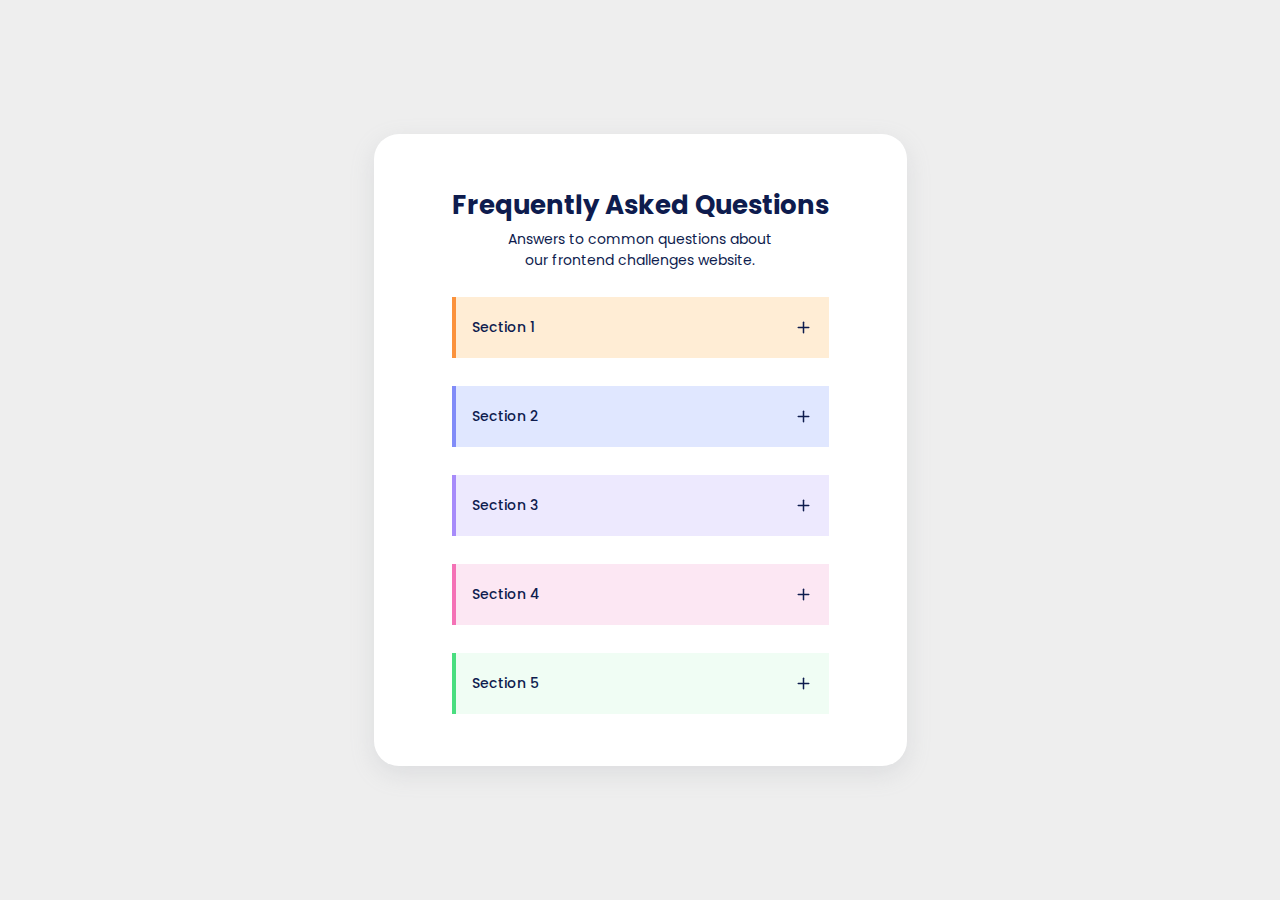
<file: accordion-component(done)/index.html>
<!DOCTYPE html>
<html lang="en">
  <head>
    <meta charset="UTF-8" />
    <meta http-equiv="X-UA-Compatible" content="IE=edge" />
    <meta name="viewport" content="width=device-width, initial-scale=1.0" />
    <title>Accordion Component - FrontendPro Challenge</title>
    <link rel="stylesheet" href="style.css" />
    <script src="./script.js" defer></script>
  </head>

  <body>
    <section class="accordion">
      <div class="accordion-text">
        <h2>Frequently Asked Questions</h2>
        <p>
          Answers to common questions about our frontend challenges website.
        </p>
      </div>
      <div class="accordion-items">
        <div class="accordion-item">
          <div class="accordion-header accordion-item--orange">
            <h4>Section 1</h4>
            <img src="./icons/add.svg" alt="add" />
          </div>
          <div class="accordion-content">
            <p>Content for section 1 goes here.</p>
          </div>
        </div>
        <div class="accordion-item">
          <div class="accordion-header accordion-item--blue">
            <h4>Section 2</h4>
            <img class="accordion-icon" src="./icons/add.svg" alt="add" />
          </div>
          <div class="accordion-content">
            <p>Content for section 2 goes here.</p>
          </div>
        </div>
        <div class="accordion-item">
          <div class="accordion-header accordion-item--purple">
            <h4>Section 3</h4>
            <img src="./icons/add.svg" alt="add" />
          </div>
          <div class="accordion-content">
            <p>Content for section 3 goes here.</p>
          </div>
        </div>
        <div accordion-item--purple class="accordion-item">
          <div class="accordion-header accordion-item--pink">
            <h4>Section 4</h4>
            <img src="./icons/add.svg" alt="add" />
          </div>
          <div class="accordion-content">
            <p>Content for section 3 goes here.</p>
          </div>
        </div>
        <div class="accordion-item">
          <div class="accordion-header accordion-item--green">
            <h4>Section 5</h4>
            <img src="./icons/add.svg" alt="add" />
          </div>
          <div class="accordion-content">
            <p>Content for section 3 goes here.</p>
          </div>
        </div>
      </div>
    </section>
  </body>
</html>
</file>
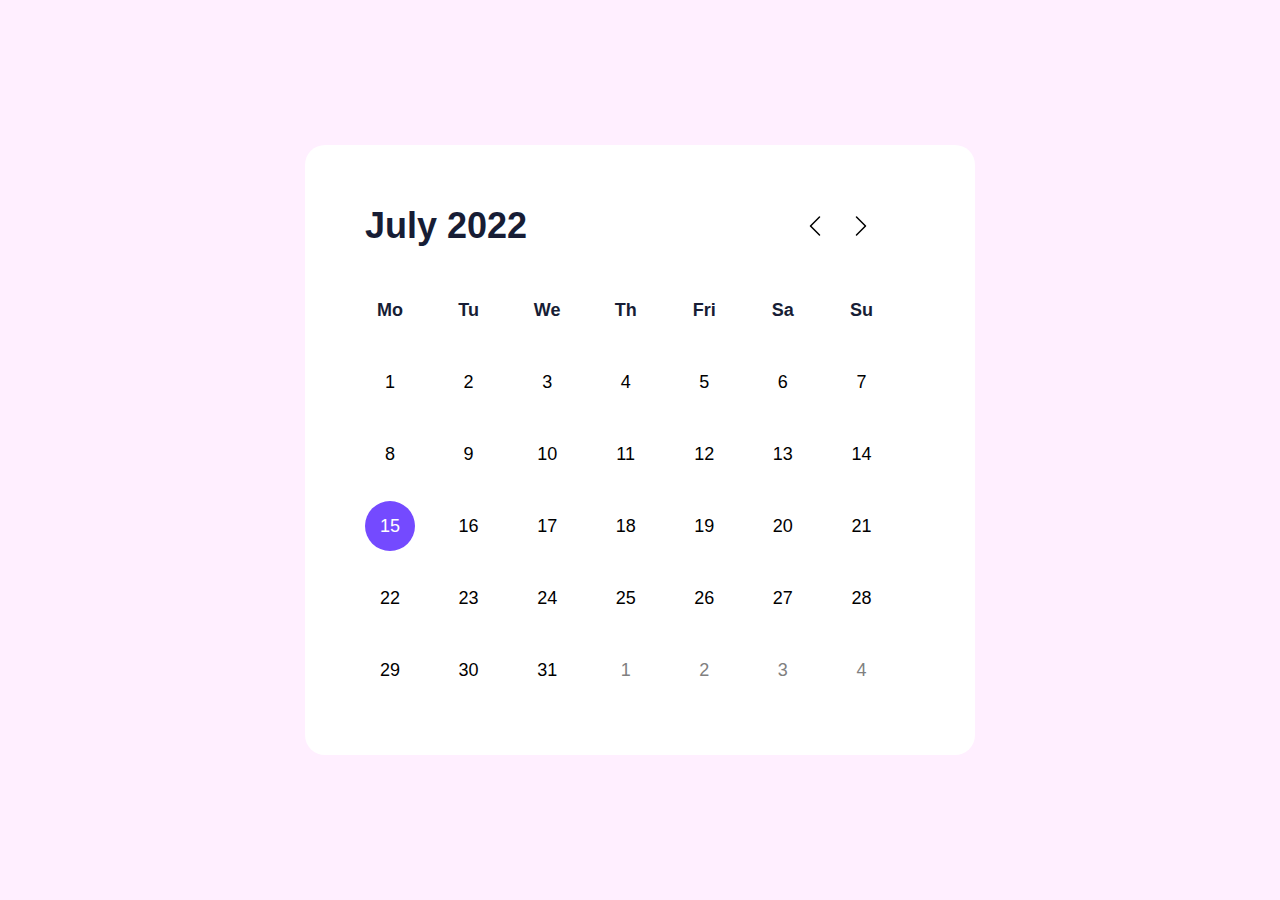
<file: calendar-viewer-component(done)/index.html>
<!DOCTYPE html>
<html lang="en">
  <head>
    <meta charset="UTF-8" />
    <meta http-equiv="X-UA-Compatible" content="IE=edge" />
    <meta name="viewport" content="width=device-width, initial-scale=1.0" />
    <title>Document</title>
    <link rel="stylesheet" href="style.css" />
  </head>

  <body>
    <img class="circle-one" src="./assets/circle-one.svg" alt="" />
    <img class="circle-two" src="./assets/circle-two.svg" alt="" />
    <img class="triangle-five" src="./assets/triangle-five.svg" alt="" />
    <img class="triangle-four" src="./assets/triangle-four.svg" alt="" />
    <img class="triangle-one" src="./assets/triangle-one.svg" alt="" />
    <img class="triangle-three" src="./assets/triangle-three.svg" alt="" />
    <img class="triangle-two" src="./assets/triangle-two.svg" alt="" />
    <div class="calendar">
      <div class="calendar-top">
        <h2 class="current-date-label">July 2022</h2>
        <div class="calendar-nav">
          <svg
            xmlns="http://www.w3.org/2000/svg"
            width="16"
            height="16"
            fill="currentColor"
            class="bi bi-chevron-left"
            viewBox="0 0 16 16"
          >
            <path
              fill-rule="evenodd"
              d="M11.354 1.646a.5.5 0 0 1 0 .708L5.707 8l5.647 5.646a.5.5 0 0 1-.708.708l-6-6a.5.5 0 0 1 0-.708l6-6a.5.5 0 0 1 .708 0"
            />
          </svg>
          <svg
            xmlns="http://www.w3.org/2000/svg"
            width="16"
            height="16"
            fill="currentColor"
            class="bi bi-chevron-right"
            viewBox="0 0 16 16"
          >
            <path
              fill-rule="evenodd"
              d="M4.646 1.646a.5.5 0 0 1 .708 0l6 6a.5.5 0 0 1 0 .708l-6 6a.5.5 0 0 1-.708-.708L10.293 8 4.646 2.354a.5.5 0 0 1 0-.708"
            />
          </svg>
        </div>
      </div>
      <div class="calendar-content">
        <strong>Mo</strong>
        <strong>Tu</strong>
        <strong>We</strong>
        <strong>Th</strong>
        <strong>Fri</strong>
        <strong>Sa</strong>
        <strong>Su</strong>

        <span>1</span>
        <span>2</span>
        <span>3</span>
        <span>4</span>
        <span>5</span>
        <span>6</span>
        <span>7</span>
        <span>8</span>
        <span>9</span>
        <span>10</span>
        <span>11</span>
        <span>12</span>
        <span>13</span>
        <span>14</span>
        <span class="active">15</span>
        <span>16</span>
        <span>17</span>
        <span>18</span>
        <span>19</span>
        <span>20</span>
        <span>21</span>
        <span>22</span>
        <span>23</span>
        <span>24</span>
        <span>25</span>
        <span>26</span>
        <span>27</span>
        <span>28</span>
        <span>29</span>
        <span>30</span>
        <span>31</span>
        <span class="gray">1</span>
        <span class="gray">2</span>
        <span class="gray">3</span>
        <span class="gray">4</span>
      </div>
    </div>
  </body>
</html>
</file>
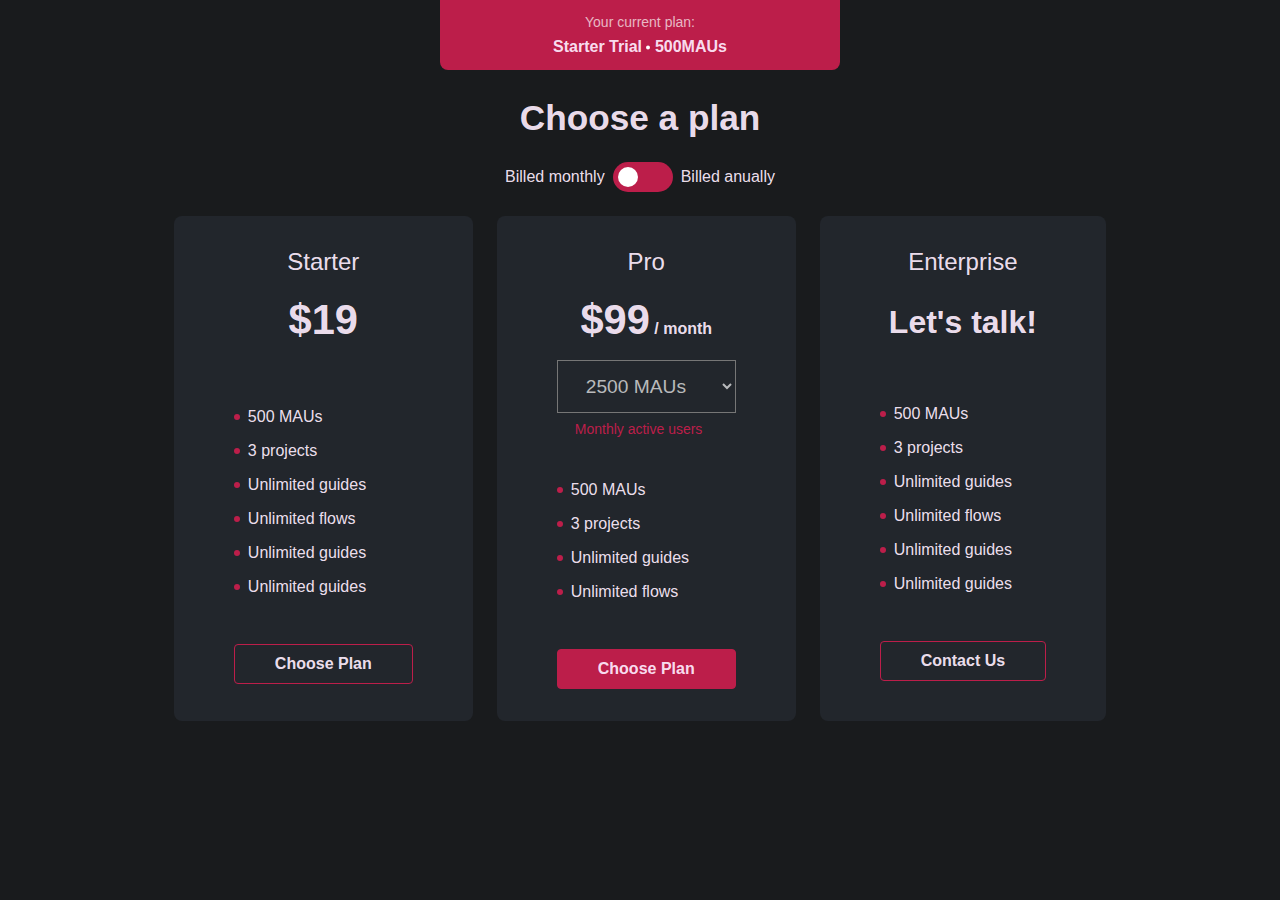
<file: pricing-card-page(done)/index.html>
<!DOCTYPE html>
<html lang="en">
  <head>
    <meta charset="UTF-8" />
    <meta http-equiv="X-UA-Compatible" content="IE=edge" />
    <meta name="viewport" content="width=device-width, initial-scale=1.0" />
    <link rel="stylesheet" href="style.css" />
    <script src="script.js" defer></script>
    <title>Pricing Card Page</title>
  </head>

  <body>
    <section class="pricing">
      <div class="container">

        <div class="pricing-banner bg-primary">
          <p>Your current plan:</p>
          <h4>Starter Trial <span class="trial-val"> 500MAUs</span></h4>
        </div>

        <div class="pricing-heading">
          <h4>Choose a plan</h3>
          <div class="pricing-options">
            <p>Billed monthly</p>
            <label for="planOption" class="plan-toggle">
              <input
                type="checkbox"
                class="toggle-input"
                name="planOption"
                id="planOption"
              />
              <div class="toggle">
                <div class="toggle-spinner"></div>
              </div>
            </label>
            <p>Billed anually</p>
          </div>
        </div>

        <div class="pricing-cards">
            <div class="card">
                <h4 class="plan-type">Starter</h4>
                <h2 class="price">$19</h2>
                <ul class="features">
                    <li>500 MAUs</li>
                    <li>3 projects</li>
                    <li>Unlimited guides</li>
                    <li>Unlimited flows</li>
                    <li>Unlimited guides</li>
                    <li>Unlimited guides</li>
                </ul>
                <a href="#" class="btn">Choose plan</a>
            </div>
            <div class="card">
                <h4 class="plan-type">Pro</h4>
                <h2 class="price price-primary">$99<span> / month</span></h2>
                <select name="price-options" id="priceOptions">
                    <option value="2500">2500 MAUs</option>
                    <option value="2200">2200 MAUs</option>
                    <option value="2000">2000 MAUs</option>
                </select>
                <p class="text-primary">Monthly active users</p>

                <ul class="features">
                    <li>500 MAUs</li>
                    <li>3 projects</li>
                    <li>Unlimited guides</li>
                    <li>Unlimited flows</li>
                </ul>
                <a href="#" class="btn btn-primary">Choose plan</a>
            </div>
            <div class="card">
                <h4 class="plan-type">Enterprise</h4>
                <h2 class="title">Let's talk!</h2>
                <ul class="features">
                    <li>500 MAUs</li>
                    <li>3 projects</li>
                    <li>Unlimited guides</li>
                    <li>Unlimited flows</li>
                    <li>Unlimited guides</li>
                    <li>Unlimited guides</li>
                </ul>
                <a href="#" class="btn">Contact Us</a>
            </div>
        </div>
      </div>
    </section>
  </body>
</html>
</file>
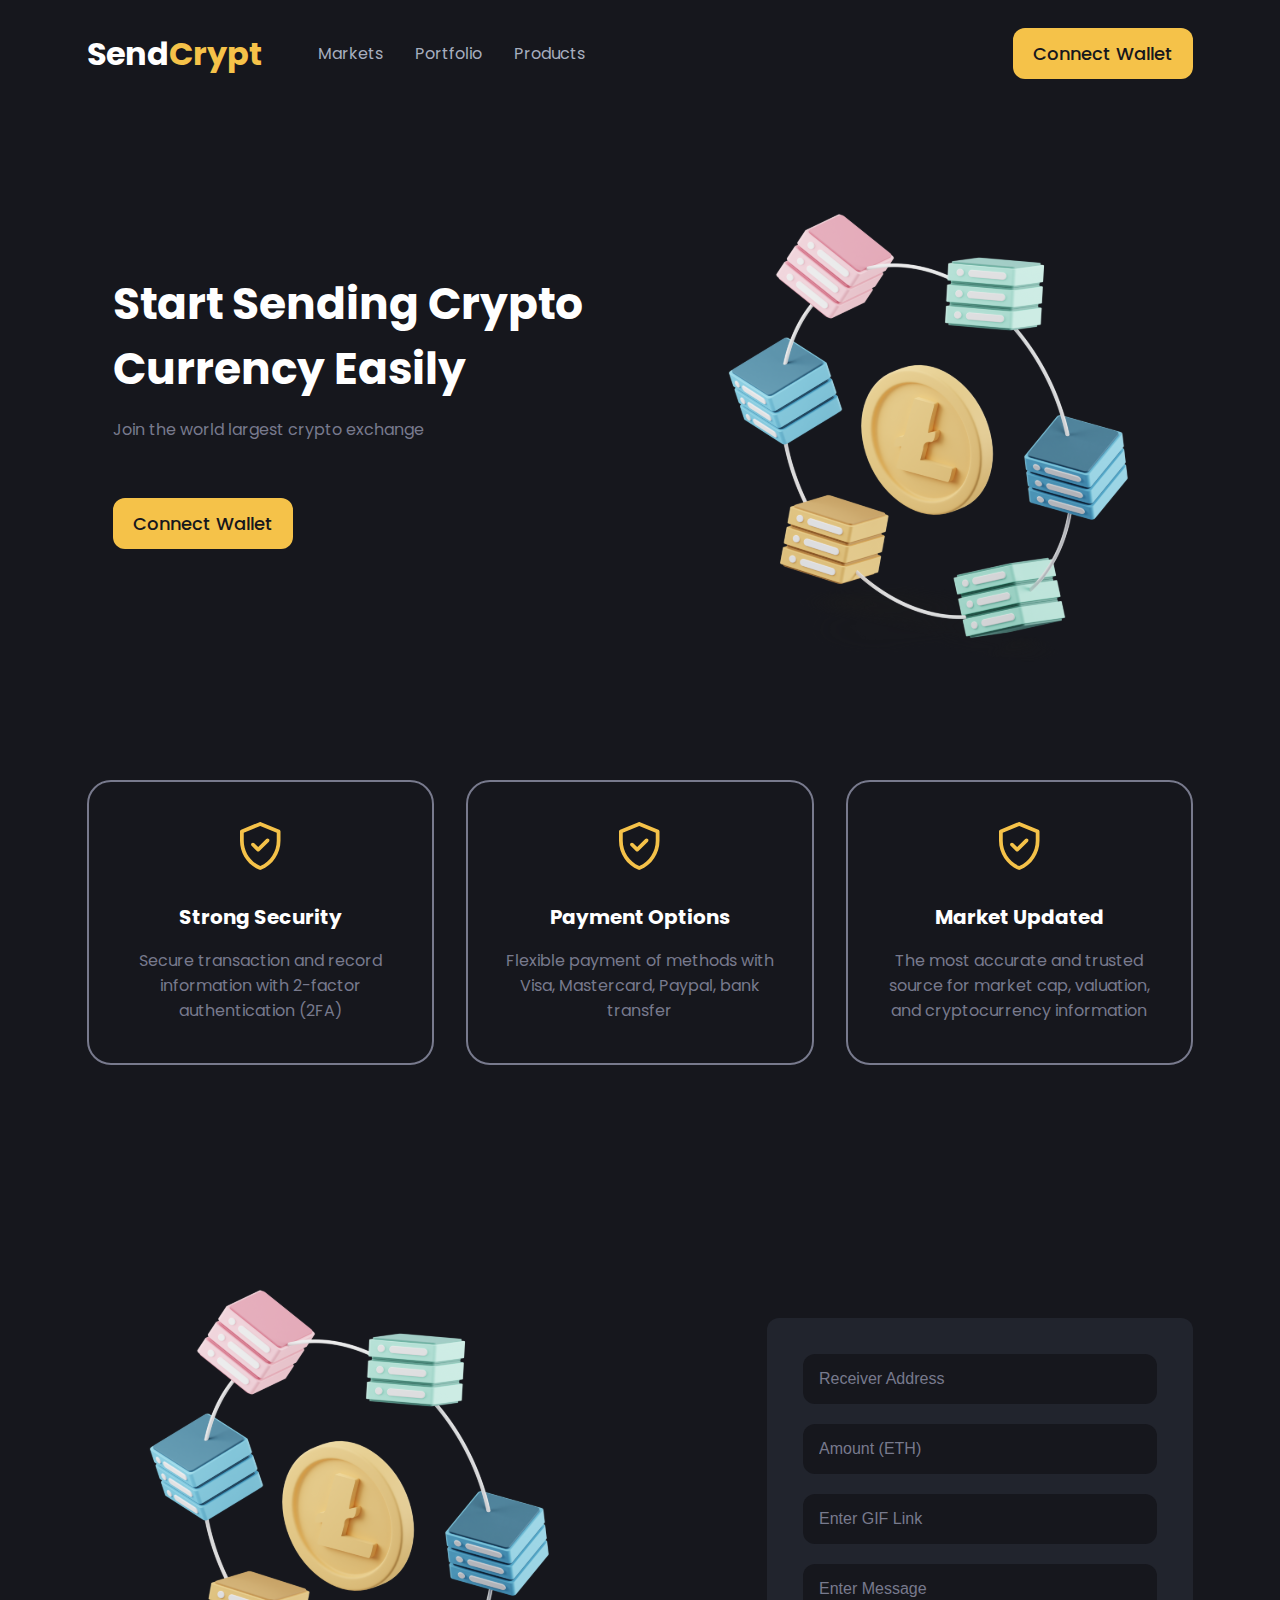
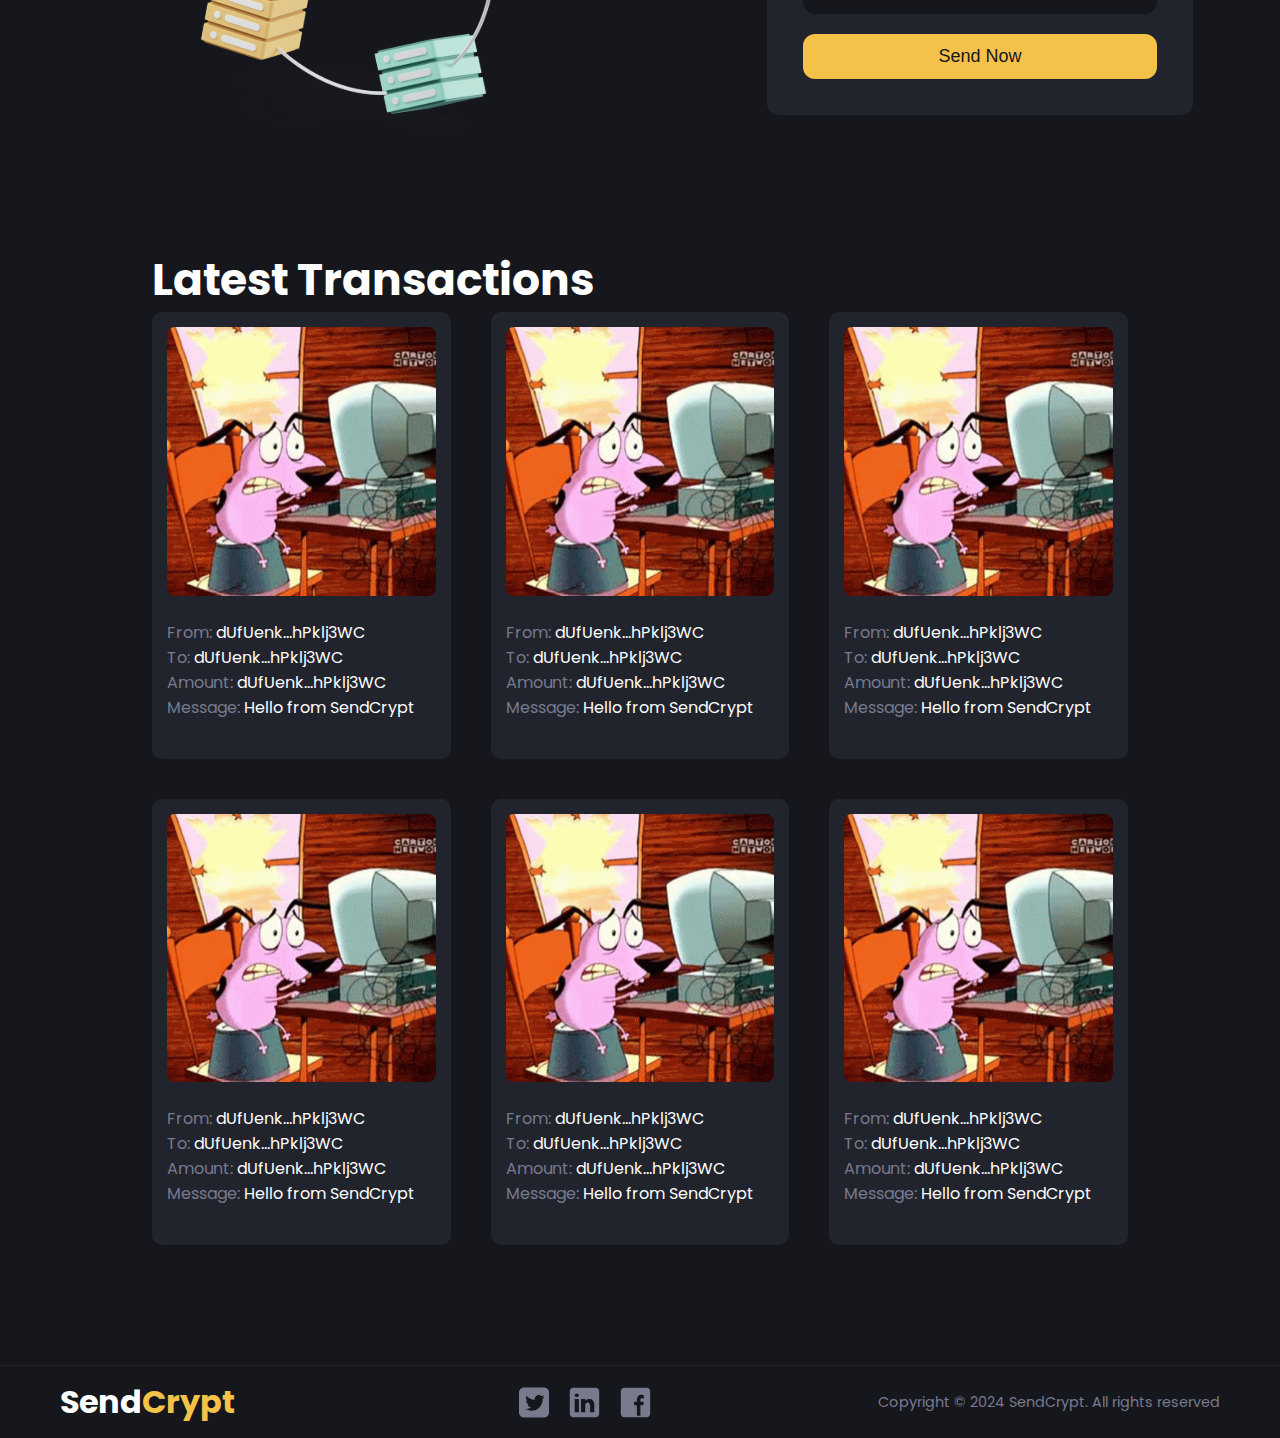
<file: sendcrypt-web3-app(done)/index.html>
<!DOCTYPE html>
<html lang="en">
  <head>
    <meta charset="UTF-8" />
    <meta name="viewport" content="width=device-width, initial-scale=1.0" />
    <link rel="stylesheet" href="style.css" />
    <title>SendCrypt Web3</title>
  </head>
  <body>
    <header class="header">
      <div class="container">
        <h2 class="logo text-lg">
          Send<span class="text-primary">Crypt</span>
        </h2>
        <nav class="nav">
          <ul>
            <li><a class="text-base" href="#">Markets</a></li>
            <li><a class="text-base" href="#">Portfolio</a></li>
            <li><a class="text-base" href="#">Products</a></li>
          </ul>
        </nav>
        <a href="#" class="btn btn-primary">Connect Wallet</a>
      </div>
    </header>
    <section class="hero">
      <div class="container">
        <div class="hero-img">
          <img src="./img/hero-img.svg" alt="hero" />
        </div>
        <div class="hero-content">
          <h2 class="text-xl">Start Sending Crypto Currency Easily</h2>
          <p class="text-base">Join the world largest crypto exchange</p>
          <a href="#" class="btn btn-primary">Connect Wallet</a>
        </div>
      </div>
    </section>
    <section class="features">
      <div class="container">
        <div class="feature">
          <img src="./img/security.svg" alt="s" class="feature-icon" />
          <h4 class="feature-name text-md">Strong Security</h4>
          <p class="feature-des text-base">
            Secure transaction and record information with 2-factor
            authentication (2FA)
          </p>
        </div>
        <div class="feature">
          <img src="./img/paymen.svg" alt="s" class="feature-icon" />
          <h4 class="feature-name text-md">Payment Options</h4>
          <p class="feature-des text-base">
            Flexible payment of methods with Visa, Mastercard, Paypal, bank
            transfer
          </p>
        </div>
        <div class="feature">
          <img src="./img/info.svg" alt="s" class="feature-icon" />
          <h4 class="feature-name text-md">Market Updated</h4>
          <p class="feature-des text-base">
            The most accurate and trusted source for market cap, valuation, and
            cryptocurrency information
          </p>
        </div>
      </div>
    </section>
    <section class="contact">
      <div class="container">
        <img class="contact-img" src="./img/hero-img.svg" alt="hero" />
        <div class="contact-form">
          <form>
            <input type="text" placeholder="Receiver Address" />
            <input type="text" placeholder="Amount (ETH)" />
            <input type="text" placeholder="Enter GIF Link" />
            <input type="text" placeholder="Enter Message" />
            <button type="submit" class="btn btn-primary text-sm">
              Send Now
            </button>
          </form>
        </div>
      </div>
    </section>
    <section class="transactions">
      <div class="container-sm">
        <h2 class="text-xl">Latest Transactions</h2>
        <div class="transaction-list">
          <div class="transaction-item">
            <img src="./img/transaction.svg" alt="tr" class="transaction-img" />
            <div class="transaction-content">
              <p><span>From: </span> dUfUenk...hPklj3WC</p>
              <p><span>To: </span> dUfUenk...hPklj3WC</p>
              <p><span>Amount: </span> dUfUenk...hPklj3WC</p>
              <p><span>Message: </span>Hello from SendCrypt</p>
            </div>
            <p class="transaction-date"></p>
          </div>
          <div class="transaction-item">
            <img src="./img/transaction.svg" alt="tr" class="transaction-img" />
            <div class="transaction-content">
              <p><span>From: </span> dUfUenk...hPklj3WC</p>
              <p><span>To: </span> dUfUenk...hPklj3WC</p>
              <p><span>Amount: </span> dUfUenk...hPklj3WC</p>
              <p><span>Message: </span>Hello from SendCrypt</p>
            </div>
            <p class="transaction-date"></p>
          </div>
          <div class="transaction-item">
            <img src="./img/transaction.svg" alt="tr" class="transaction-img" />
            <div class="transaction-content">
              <p><span>From: </span> dUfUenk...hPklj3WC</p>
              <p><span>To: </span> dUfUenk...hPklj3WC</p>
              <p><span>Amount: </span> dUfUenk...hPklj3WC</p>
              <p><span>Message: </span>Hello from SendCrypt</p>
            </div>
            <p class="transaction-date"></p>
          </div>
          <div class="transaction-item">
            <img src="./img/transaction.svg" alt="tr" class="transaction-img" />
            <div class="transaction-content">
              <p><span>From: </span> dUfUenk...hPklj3WC</p>
              <p><span>To: </span> dUfUenk...hPklj3WC</p>
              <p><span>Amount: </span> dUfUenk...hPklj3WC</p>
              <p><span>Message: </span>Hello from SendCrypt</p>
            </div>
            <p class="transaction-date"></p>
          </div>
          <div class="transaction-item">
            <img src="./img/transaction.svg" alt="tr" class="transaction-img" />
            <div class="transaction-content">
              <p><span>From: </span> dUfUenk...hPklj3WC</p>
              <p><span>To: </span> dUfUenk...hPklj3WC</p>
              <p><span>Amount: </span> dUfUenk...hPklj3WC</p>
              <p><span>Message: </span>Hello from SendCrypt</p>
            </div>
            <p class="transaction-date"></p>
          </div>
          <div class="transaction-item">
            <img src="./img/transaction.svg" alt="tr" class="transaction-img" />
            <div class="transaction-content">
              <p><span>From: </span> dUfUenk...hPklj3WC</p>
              <p><span>To: </span> dUfUenk...hPklj3WC</p>
              <p><span>Amount: </span> dUfUenk...hPklj3WC</p>
              <p><span>Message: </span>Hello from SendCrypt</p>
            </div>
            <p class="transaction-date"></p>
          </div>
        </div>
      </div>
    </section>
    <footer>
      <h2 class="logo text-lg">Send<span class="text-primary">Crypt</span></h2>
      <div class="socials">
        <img src="./img/social.svg" alt="social" />
        <img src="./img/social2.svg" alt="social" />
        <img src="./img/social3.svg" alt="social" />
      </div>
      <p class="text-xs text-neutral">
        Copyright © 2024 SendCrypt. All rights reserved
      </p>
    </footer>
  </body>
</html>
</file>
<file: accordion-component(done)/style.css>
@import url("https://fonts.googleapis.com/css2?family=Poppins:ital,wght@0,300;0,400;0,500;0,600;0,700;1,400;1,500&display=swap");

* {
  padding: 0;
  margin: 0;
  box-sizing: border-box;
  font-family: "Poppins", sans-serif;
}

/* write your CSS here */
:root {
  --primary: #0e1c4e;
  --text-heading: 26px;
  --text-sm: 14px;
}
body {
  display: grid;
  place-items: center;
  height: 100vh;
  background-color: #eee;
}
.accordion {
  background-color: #fff;
  border-radius: 25px;
  box-shadow: rgba(149, 157, 165, 0.2) 0px 8px 24px;
  padding: 52px 78px;
}
.accordion-text {
  text-align: center;
  margin-bottom: 26px;
}
.accordion-text h2 {
  font-size: var(--text-heading);
  font-weight: bold;
  color: var(--primary);
}
.accordion-text p {
  font-size: var(--text-sm);
  color: var(--primary);
  margin-top: 4px;
  max-width: 266px;
  margin-inline: auto;
}
.accordion-items {
  display: flex;
  flex-direction: column;
  gap: 28px;
}
.accordion-item {
  font-size: var(--text-sm);
  color: var(--primary);
}
.accordion-header {
  display: flex;
  align-items: center;
  justify-content: space-between;
  padding: 20px 16px;
  cursor: pointer;
  border-left: 4px solid;
}
.accordion-header h4 {
  font-weight: 500;
}
/* ban dau */
.accordion-content {
  padding-left: 16px;
  background-color: #fff;
  display: grid;
  grid-template-rows: 0fr;
  transition: grid-template-rows 500ms;
}
.accordion-content p {
  overflow: hidden;
}
/* when active */
.accordion-content.active {
  grid-template-rows: 1fr;
}
.accordion-item--orange {
  background-color: #ffedd5;
  border-left-color: #fb923c;
}
.accordion-item--blue {
  background-color: #e0e7ff;
  border-left-color: #818cf8;
}
.accordion-item--purple {
  background-color: #ede9fe;
  border-left-color: #a78bfa;
}
.accordion-item--pink {
  background-color: #fce7f3;
  border-left-color: #f472b6;
}
.accordion-item--green {
  background-color: #f0fdf4;
  border-left-color: #4ade80;
}
</file>
<file: calendar-viewer-component(done)/style.css>
* {
  padding: 0;
  margin: 0;
  box-sizing: border-box;
}

@import url("https://fonts.googleapis.com/css2?family=Montserrat:ital,wght@0,100;0,200;0,300;0,400;0,500;0,600;0,700;1,200&display=swap");
/* write your CSS here */
body {
  background-color: #fefe;
  position: relative;
  display: grid;
  place-items: center;
  min-height: 100vh;
}
* {
  font-family: "Montserrat", sans-serif;
}
:root {
  --primary: #171d35;
}
img {
  display: none;
}
.calendar {
  display: flex;
  gap: 38px;
  flex-direction: column;
  max-width: 670px;
  background-color: #fff;
  padding: 60px;
  border-radius: 20px;
}
.calendar-content {
  width: 550px;
  display: grid;
  grid-template-columns: repeat(7, 1fr);
  grid-template-rows: repeat(6, 1fr);
  row-gap: 22px;
}
.calendar-content strong {
  font-size: 18px;
  color: var(--primary);
  width: 50px;
  height: 50px;
  display: grid;
  place-items: center;
}
.calendar-content span {
  width: 50px;
  height: 50px;
  display: grid;
  place-items: center;
  border-radius: 50%;
  cursor: pointer;
  transition: background-color 0.5s;
  font-size: 18px;
}
.calendar-content span:hover {
  background-color: #ccc;
}

.current-date-label {
  font-size: 36px;
  color: var(--primary);
}
.calendar-top {
  padding-right: 42px;
  display: flex;
  align-items: center;
  justify-content: space-between;
}
.gray {
  color: gray;
}
.active {
  background-color: #744aff;
  color: #fff;
}
.calendar-nav {
  display: flex;
  gap: 22px;
}
.calendar-nav svg {
  font-weight: bold;
  width: 24px;
  height: 24px;
  cursor: pointer;
}
</file>
<file: pricing-card-page(done)/style.css>
* {
  padding: 0;
  margin: 0;
  box-sizing: border-box;
}

/* write your CSS here */
a {
  color: inherit;
  text-decoration: none;
}
ul {
  list-style: none;
}
@import url('https://fonts.googleapis.com/css2?family=Poppins:ital,wght@0,300;0,400;0,500;0,600;0,700;1,400;1,500&display=swap');

:root {
  --black: #191b1d;
  --dark-gray: #22262c;
  --primary: #bc1e4a;
  --text-color: #fefe;
  --dark-text: #fefefeb0;
}
body {
  font-family: 'Poppins', sans-serif;
  background-color: var(--black);
  color: var(--text-color);
  height: 100vh;
}
/* common classes */
.bg-primary {
  background-color: var(--primary);
}
.text-primary {
  color: var(--primary);
}
.btn {
  display: block;
  text-align: center;
  padding: 10px 40px;
  border: 1px solid var(--primary);
  border-radius: 4px;
  font-weight: bold;
  background: transparent;
  text-transform: capitalize;
}
.btn-primary {
  background-color: var(--primary);
}
.btn:hover {
  background-color: var(--primary);
}

.container {
  max-width: 1200px;
  margin: 0 auto;
  padding-inline: 12px;
}
.pricing {
  padding-bottom: 48px;
}
/* banner */
.pricing-banner {
  padding: 14px;
  text-align: center;
  max-width: 400px;
  margin-inline: auto;
  display: flex;
  flex-direction: column;
  gap: 8px;
  border-radius: 0 0 8px 8px;
}
.pricing-banner p {
  color: var(--dark-text);
  font-size: 0.875rem;
}
.trial-val {
  position: relative;
}
.trial-val::before {
  content: '';
  display: inline-block;
  width: 4px;
  height: 4px;
  background-color: #fff;
  border-radius: 50%;
  transform: translateY(-64%);
}
/* heading */
.pricing-heading {
  text-align: center;
  margin-top: 28px;
  display: flex;
  flex-direction: column;
  align-items: center;
  gap: 24px;
  margin-bottom: 24px;
}
.pricing-heading h4 {
  font-size: 2.2rem;
}
.pricing-options {
  display: flex;
  gap: 8px;
  align-items: center;
}
.plan-toggle {
  display: inline-block;
  background-color: var(--primary);
  border-radius: 48px;
  width: 60px;
  height: 30px;
  cursor: pointer;
  position: relative;
  color: var(--dark-gray);
}
.toggle-spinner {
  position: absolute;
  top: 16%;
  left: 5px;
  width: 20px;
  height: 20px;
  background: #fff;
  border-radius: 50px;
  transition: all 0.5s ease-in;
}

.toggle-input:checked + .toggle .toggle-spinner {
  transform: translateX(30px);
}
.toggle-input {
  display: none;
}

/* cards */
.pricing-cards {
  display: flex;
  flex-direction: column;
  justify-content: center;
  gap: 24px;
}
.card {
  background-color: var(--dark-gray);
  padding: 32px;
  padding-inline: 60px;
  border-radius: 8px;
}
.plan-type {
  font-size: 1.5rem;
  font-weight: normal;
  text-align: center;
}
.price {
  text-align: center;
  margin-top: 20px;
  margin-bottom: 64px;
  font-size: 2.6rem;
}
.price-primary {
  margin-bottom: 16px;
}
.price span {
  font-size: 1rem;
}
.title {
  font-size: 2rem;
  margin-bottom: 64px;
  text-align: center;
  margin-top: 28px;
}
.features {
  display: flex;
  flex-direction: column;
  gap: 16px;
  margin-bottom: 48px;
}
.features li::before {
  content: '';
  display: inline-block;
  border-radius: 50%;
  width: 6px;
  height: 6px;
  margin-bottom: 2px;
  margin-right: 8px;

  background-color: var(--primary);
}
#priceOptions {
  padding: 14px 24px;
  width: 100%;
  background-color: var(--dark-gray);
  color: var(--dark-text);
  font-size: 1.2rem;
}
#priceOptions + p {
  font-size: 0.875rem;
  margin-left: 18px;
  margin-top: 8px;
  margin-bottom: 44px;
}

@media (min-width: 800px) {
  .pricing-cards {
    flex-direction: row;
  }
}
</file>
<file: sendcrypt-web3-app(done)/style.css>
@import url("https://fonts.googleapis.com/css2?family=Poppins:ital,wght@0,300;0,400;0,500;0,600;0,700;1,400;1,500&display=swap");

*,
*::after,
*::before {
  padding: 0;
  margin: 0;
  box-sizing: border-box;
}
:root {
  --primary: #f5c249;
  --neutral-1: #787a8d;
  --neutral-2: #a7aebf;
  --black: #16171d;
  --light-dark: #21242d;
  --border-line: #fff;
  --white: #fff;
}
body {
  font-family: "Poppins", sans-serif;
  background-color: var(--black);
  color: var(--white);
}
ul {
  list-style: none;
}
.btn {
  padding: 12px 20px;
  border-radius: 12px;
  font-size: 1.125rem;
  font-weight: 500;
  text-decoration: none;
  border: none;
}
.btn:hover {
  opacity: 0.8;
}
.btn-primary {
  background: var(--primary);
  color: var(--black);
}
.text-xs {
  font-size: 0.9rem;
}
.text-xl {
  font-size: 2.75rem;
  font-weight: 700;
}
.text-lg {
  font-size: 2rem;
}
.text-md {
  font-size: 1.25rem;
}
.text-base {
  font-size: 1rem;
}
.text-sm {
  font-size: 1.125rem;
}
.text-center {
  text-align: center;
}
.text-primary {
  color: var(--primary);
}
.text-neutral {
  color: var(--neutral-1);
}
.container {
  max-width: 1150px;
  margin-inline: auto;
  padding: 0 22px;
}
.container-sm {
  max-width: 1020px;
  margin-inline: auto;
  padding: 0 22px;
}

/* HEADER */
.header {
  padding: 28px 0;
}
.header .container {
  display: flex;
  align-items: center;
}
.logo {
  margin-right: 56px;
}

.nav ul {
  display: flex;
  align-items: center;
  gap: 32px;
}
.nav ul a {
  color: var(--neutral-2);
  font-weight: 400;
  text-decoration: none;
}
.nav ul a:hover {
  text-decoration: underline;
}

.header .btn {
  margin-left: auto;
}
/* HERO */
.hero {
  padding: 82px 0;
}
.hero .container {
  display: flex;
  flex-direction: row-reverse;
  align-items: center;
}

.hero-content {
  margin-top: -6%;
  display: grid;
  grid-template-rows: repeat(3, min-content);
  flex-basis: 50%;
}
.hero-content p {
  margin-top: 16px;
  margin-bottom: 56px;
  color: var(--neutral-1);
}
.hero-content .btn {
  justify-self: start;
}
/* FEATURES */
.features {
  padding-bottom: 200px;
}
.features .container {
  display: grid;
  grid-template-columns: repeat(auto-fill, minmax(300px, 1fr));
  gap: 32px;
}
.feature {
  display: flex;
  flex-direction: column;
  align-items: center;
  text-align: center;
  padding: 40px 32px;
  border-radius: 24px;
  border: 2px solid var(--neutral-1);
}
.feature-icon {
  margin-bottom: 32px;
}
.feature-name {
  margin-bottom: 16px;
}
.feature-des {
  color: var(--neutral-1);
  max-width: 288px;
}
/* CONTACT */
.contact {
  padding-bottom: 80px;
}
.contact .container {
  display: flex;
  justify-content: space-between;
  align-items: center;
}
.contact-form form {
  display: flex;
  flex-direction: column;
  gap: 20px;
  padding: 36px;
  border-radius: 12px;
  background-color: var(--light-dark);
  min-width: 426px;
}
.contact-form form input {
  padding: 16px;
  background-color: var(--black);
  border-radius: 12px;
  display: block;
  border: none;
  font-size: 1rem;
  color: var(--white);
}
.contact-form form input::placeholder {
  color: var(--neutral-1);
}
/* TRANSACTION */
.transactions {
  margin-bottom: 120px;
}
.transaction-list {
  display: grid;
  grid-template-columns: repeat(auto-fit, minmax(295px, 1fr));
  gap: 40px;
}
.transaction-item {
  background-color: var(--light-dark);
  padding: 15px;
  display: flex;
  flex-direction: column;
  gap: 24px;
  border-radius: 10px;
}
.transaction-content span {
  color: var(--neutral-1);
}
/* FOOTER */
footer {
  display: flex;
  justify-content: space-between;
  align-items: center;
  padding: 12px 60px;
  border-top: 1px solid var(--light-dark);
}
.socials {
  display: flex;
  gap: 20px;
}
</file>
